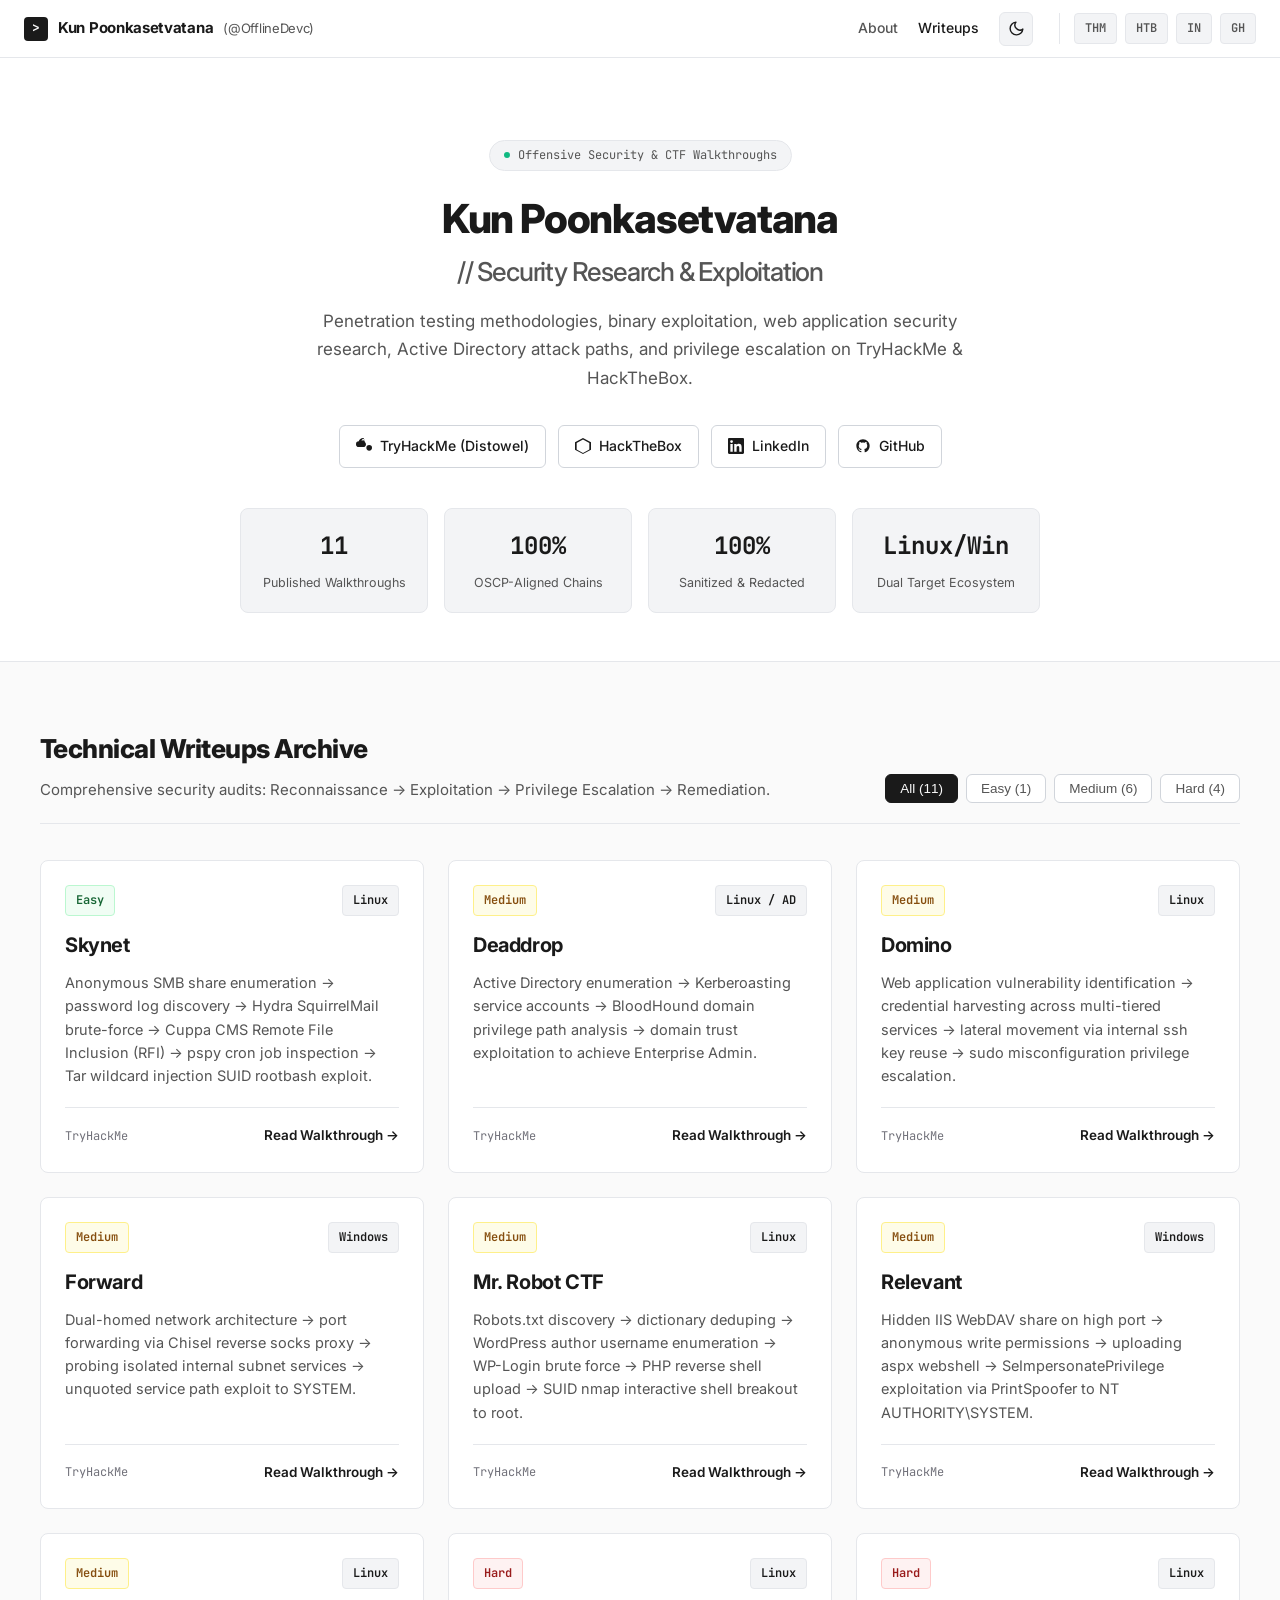
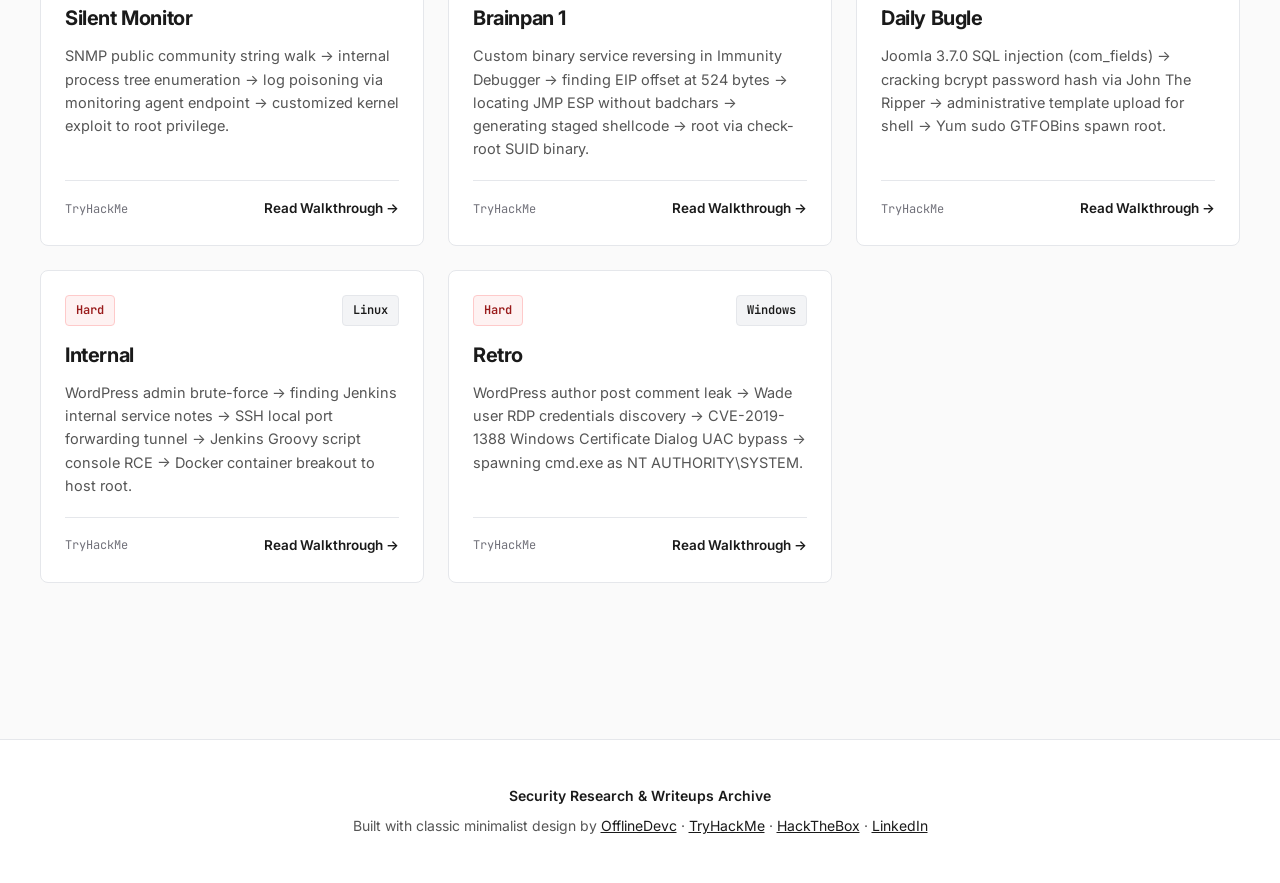
<file: index.html>
<!DOCTYPE html>
<html lang="en">
<head>
  <meta charset="UTF-8" />
  <meta name="viewport" content="width=device-width, initial-scale=1.0" />
  <title>Kun Poonkasetvatana (@OfflineDevc) — Offensive Security & Technical Writeups Archive</title>
  <!-- Immediate Theme Application (Prevents FOUT) -->
  <script>
    (function() {
      try {
        var theme = localStorage.getItem('theme');
        if (theme) {
          document.documentElement.setAttribute('data-theme', theme);
        } else if (window.matchMedia && window.matchMedia('(prefers-color-scheme: dark)').matches) {
          document.documentElement.setAttribute('data-theme', 'dark');
        }
      } catch (e) {}
    })();
  </script>
  <link rel="stylesheet" href="style.css?v=5.2" />
  <link rel="preconnect" href="https://fonts.googleapis.com" />
  <link rel="preconnect" href="https://fonts.gstatic.com" crossorigin />
  <link href="https://fonts.googleapis.com/css2?family=JetBrains+Mono:wght@400;500;600&family=Inter:wght@400;500;600;700;800&family=Sarabun:wght@300;400;500;600&display=swap" rel="stylesheet" />
</head>
<body>

  <!-- GLOBAL NAVBAR -->
  <nav class="navbar">
    <div class="nav-inner">
      <a href="index.html" class="nav-logo">
        <span class="logo-badge">&gt;</span> Kun Poonkasetvatana
        <span class="logo-handle">(@OfflineDevc)</span>
      </a>
      <div class="nav-links">
        <a href="#about" class="nav-link-item">About</a>
        <a href="#writeups" class="nav-link-item active">Writeups</a>
        
        <!-- Theme Toggle Button -->
        <button class="theme-toggle-btn" id="themeToggle" type="button" aria-label="Toggle Dark/Light Mode" title="Toggle Dark/Light Mode">
          <svg class="sun-icon" viewBox="0 0 24 24" fill="none" stroke="currentColor" stroke-width="2" stroke-linecap="round" stroke-linejoin="round">
            <circle cx="12" cy="12" r="5"></circle>
            <line x1="12" y1="1" x2="12" y2="3"></line>
            <line x1="12" y1="21" x2="12" y2="23"></line>
            <line x1="4.22" y1="4.22" x2="5.64" y2="5.64"></line>
            <line x1="18.36" y1="18.36" x2="19.78" y2="19.78"></line>
            <line x1="1" y1="12" x2="3" y2="12"></line>
            <line x1="21" y1="12" x2="23" y2="12"></line>
            <line x1="4.22" y1="19.78" x2="5.64" y2="18.36"></line>
            <line x1="18.36" y1="5.64" x2="19.78" y2="4.22"></line>
          </svg>
          <svg class="moon-icon" viewBox="0 0 24 24" fill="none" stroke="currentColor" stroke-width="2" stroke-linecap="round" stroke-linejoin="round">
            <path d="M21 12.79A9 9 0 1 1 11.21 3 7 7 0 0 0 21 12.79z"></path>
          </svg>
        </button>

        <div class="nav-social-pills">
          <a href="https://tryhackme.com/p/Distowel" target="_blank" rel="noopener" class="pill-social" title="TryHackMe Profile">THM</a>
          <a href="https://profile.hackthebox.com/profile/01a11ceb-de8c-7382-a00c-8fab28836ef1" target="_blank" rel="noopener" class="pill-social" title="HackTheBox Profile">HTB</a>
          <a href="https://www.linkedin.com/in/kun-poonkasetvatana-4b6317326/" target="_blank" rel="noopener" class="pill-social" title="LinkedIn Profile">IN</a>
          <a href="https://github.com/OfflineDevc" target="_blank" rel="noopener" class="pill-social" title="GitHub Profile">GH</a>
        </div>
      </div>
    </div>
  </nav>

  <!-- HERO SECTION -->
  <header class="hero" id="about">
    <div class="hero-inner">
      <div class="hero-status-pill">
        <span class="status-dot"></span>
        <span>Offensive Security &amp; CTF Walkthroughs</span>
      </div>
      <h1 class="hero-title">
        Kun Poonkasetvatana <br />
        <span class="title-accent">// Security Research &amp; Exploitation</span>
      </h1>
      <p class="hero-sub">
        Penetration testing methodologies, binary exploitation, web application security research, Active Directory attack paths, and privilege escalation on TryHackMe &amp; HackTheBox.
      </p>

      <div class="social-row">
        <a href="https://tryhackme.com/p/Distowel" target="_blank" rel="noopener" class="social-btn">
          <svg viewBox="0 0 24 24" fill="currentColor"><path d="M10.705 0C7.54 0 4.908 2.13 4.173 5.047A4.226 4.226 0 0 0 0 9.248a4.226 4.226 0 0 0 4.226 4.226h6.479A4.226 4.226 0 0 0 14.93 9.248a4.21 4.21 0 0 0-1.733-3.4C12.95 2.56 11.937 0 10.705 0zm0 1.588c.983 0 1.869.924 2.388 2.44a4.19 4.19 0 0 0-2.388-.744 4.19 4.19 0 0 0-2.387.744c.518-1.516 1.404-2.44 2.387-2.44zM19.774 10.526a4.226 4.226 0 0 0-4.226 4.226 4.226 4.226 0 0 0 4.226 4.226A4.226 4.226 0 0 0 24 14.752a4.226 4.226 0 0 0-4.226-4.226z"/></svg>
          TryHackMe (Distowel)
        </a>
        <a href="https://profile.hackthebox.com/profile/01a11ceb-de8c-7382-a00c-8fab28836ef1" target="_blank" rel="noopener" class="social-btn">
          <svg viewBox="0 0 24 24" fill="currentColor"><path d="M11.996 0 0 6.5v11L11.996 24 24 17.5v-11zm-.003 2.333 9.503 5.334v9.665l-9.503 5.334-9.5-5.334V7.667z"/></svg>
          HackTheBox
        </a>
        <a href="https://www.linkedin.com/in/kun-poonkasetvatana-4b6317326/" target="_blank" rel="noopener" class="social-btn">
          <svg viewBox="0 0 24 24" fill="currentColor"><path d="M20.447 20.452h-3.554v-5.569c0-1.328-.027-3.037-1.852-3.037-1.853 0-2.136 1.445-2.136 2.939v5.667H9.351V9h3.414v1.561h.046c.477-.9 1.637-1.85 3.37-1.85 3.601 0 4.267 2.37 4.267 5.455v6.286zM5.337 7.433a2.062 2.062 0 0 1-2.063-2.065 2.064 2.064 0 1 1 2.063 2.065zm1.782 13.019H3.555V9h3.564v11.452zM22.225 0H1.771C.792 0 0 .774 0 1.729v20.542C0 23.227.792 24 1.771 24h20.451C23.2 24 24 23.227 24 22.271V1.729C24 .774 23.2 0 22.222 0h.003z"/></svg>
          LinkedIn
        </a>
        <a href="https://github.com/OfflineDevc" target="_blank" rel="noopener" class="social-btn">
          <svg viewBox="0 0 24 24" fill="currentColor"><path d="M12 2C6.477 2 2 6.484 2 12.021c0 4.428 2.865 8.185 6.839 9.504.5.092.682-.217.682-.482 0-.237-.009-.868-.013-1.703-2.782.605-3.369-1.342-3.369-1.342-.454-1.154-1.11-1.462-1.11-1.462-.908-.62.069-.608.069-.608 1.003.07 1.531 1.03 1.531 1.03.892 1.529 2.341 1.087 2.91.832.092-.647.35-1.088.636-1.338-2.22-.253-4.555-1.113-4.555-4.951 0-1.093.39-1.988 1.029-2.688-.103-.253-.446-1.272.098-2.65 0 0 .84-.27 2.75 1.026A9.564 9.564 0 0 1 12 6.844a9.59 9.59 0 0 1 2.504.337c1.909-1.296 2.747-1.027 2.747-1.027.546 1.379.202 2.398.1 2.651.64.7 1.028 1.595 1.028 2.688 0 3.848-2.339 4.695-4.566 4.943.359.309.678.919.678 1.852 0 1.336-.012 2.415-.012 2.743 0 .267.18.578.688.48C19.138 20.203 22 16.447 22 12.021 22 6.484 17.523 2 12 2z"/></svg>
          GitHub
        </a>
      </div>

      <!-- Bento Stats -->
      <div class="stats-row">
        <div class="stat-box">
          <span class="stat-num">11</span>
          <span class="stat-label">Published Walkthroughs</span>
        </div>
        <div class="stat-box">
          <span class="stat-num">100%</span>
          <span class="stat-label">OSCP-Aligned Chains</span>
        </div>
        <div class="stat-box">
          <span class="stat-num">100%</span>
          <span class="stat-label">Sanitized &amp; Redacted</span>
        </div>
        <div class="stat-box">
          <span class="stat-num">Linux/Win</span>
          <span class="stat-label">Dual Target Ecosystem</span>
        </div>
      </div>
    </div>
  </header>

  <!-- WRITEUPS SECTION -->
  <section class="section" id="writeups">
    <div class="section-inner">
      <div class="section-header-row">
        <div>
          <h2 class="section-title">Technical Writeups Archive</h2>
          <p class="section-sub">Comprehensive security audits: Reconnaissance → Exploitation → Privilege Escalation → Remediation.</p>
        </div>

        <!-- Filter Buttons -->
        <div class="filter-row">
          <button class="filter-btn active" data-filter="all">All (11)</button>
          <button class="filter-btn" data-filter="easy">Easy (1)</button>
          <button class="filter-btn" data-filter="medium">Medium (6)</button>
          <button class="filter-btn" data-filter="hard">Hard (4)</button>
        </div>
      </div>

      <!-- WRITEUP GRID -->
      <div class="writeup-grid" id="writeup-grid">

        <!-- 1. Skynet (EASY) -->
        <div class="writeup-card" data-tags="easy thm linux smb rfi">
          <div class="card-top-meta">
            <span class="badge diff-easy">Easy</span>
            <span class="badge badge-os">Linux</span>
          </div>
          <h3 class="card-title">Skynet</h3>
          <p class="card-summary">Anonymous SMB share enumeration → password log discovery → Hydra SquirrelMail brute-force → Cuppa CMS Remote File Inclusion (RFI) → pspy cron job inspection → Tar wildcard injection SUID rootbash exploit.</p>
          <div class="card-footer">
            <span style="font-size: 12px; color: var(--text-muted); font-family: var(--font-mono);">TryHackMe</span>
            <a href="writeups/skynet.html" class="card-link">Read Walkthrough →</a>
          </div>
        </div>

        <!-- 2. Deaddrop (MEDIUM) -->
        <div class="writeup-card" data-tags="medium thm linux ad bloodhound kerberoast">
          <div class="card-top-meta">
            <span class="badge diff-medium">Medium</span>
            <span class="badge badge-os">Linux / AD</span>
          </div>
          <h3 class="card-title">Deaddrop</h3>
          <p class="card-summary">Active Directory enumeration → Kerberoasting service accounts → BloodHound domain privilege path analysis → domain trust exploitation to achieve Enterprise Admin.</p>
          <div class="card-footer">
            <span style="font-size: 12px; color: var(--text-muted); font-family: var(--font-mono);">TryHackMe</span>
            <a href="writeups/deaddrop.html" class="card-link">Read Walkthrough →</a>
          </div>
        </div>

        <!-- 3. Domino (MEDIUM) -->
        <div class="writeup-card" data-tags="medium thm linux web privesc">
          <div class="card-top-meta">
            <span class="badge diff-medium">Medium</span>
            <span class="badge badge-os">Linux</span>
          </div>
          <h3 class="card-title">Domino</h3>
          <p class="card-summary">Web application vulnerability identification → credential harvesting across multi-tiered services → lateral movement via internal ssh key reuse → sudo misconfiguration privilege escalation.</p>
          <div class="card-footer">
            <span style="font-size: 12px; color: var(--text-muted); font-family: var(--font-mono);">TryHackMe</span>
            <a href="writeups/domino.html" class="card-link">Read Walkthrough →</a>
          </div>
        </div>

        <!-- 4. Forward (MEDIUM) -->
        <div class="writeup-card" data-tags="medium thm windows pivot chisel tunnel">
          <div class="card-top-meta">
            <span class="badge diff-medium">Medium</span>
            <span class="badge badge-os">Windows</span>
          </div>
          <h3 class="card-title">Forward</h3>
          <p class="card-summary">Dual-homed network architecture → port forwarding via Chisel reverse socks proxy → probing isolated internal subnet services → unquoted service path exploit to SYSTEM.</p>
          <div class="card-footer">
            <span style="font-size: 12px; color: var(--text-muted); font-family: var(--font-mono);">TryHackMe</span>
            <a href="writeups/forward.html" class="card-link">Read Walkthrough →</a>
          </div>
        </div>

        <!-- 5. Mr. Robot CTF (MEDIUM) -->
        <div class="writeup-card" data-tags="medium thm linux wordpress hydra nmap">
          <div class="card-top-meta">
            <span class="badge diff-medium">Medium</span>
            <span class="badge badge-os">Linux</span>
          </div>
          <h3 class="card-title">Mr. Robot CTF</h3>
          <p class="card-summary">Robots.txt discovery → dictionary deduping → WordPress author username enumeration → WP-Login brute force → PHP reverse shell upload → SUID nmap interactive shell breakout to root.</p>
          <div class="card-footer">
            <span style="font-size: 12px; color: var(--text-muted); font-family: var(--font-mono);">TryHackMe</span>
            <a href="writeups/mrrobotctf.html" class="card-link">Read Walkthrough →</a>
          </div>
        </div>

        <!-- 6. Relevant (MEDIUM) -->
        <div class="writeup-card" data-tags="medium thm windows smb webdav printspoofer">
          <div class="card-top-meta">
            <span class="badge diff-medium">Medium</span>
            <span class="badge badge-os">Windows</span>
          </div>
          <h3 class="card-title">Relevant</h3>
          <p class="card-summary">Hidden IIS WebDAV share on high port → anonymous write permissions → uploading aspx webshell → SeImpersonatePrivilege exploitation via PrintSpoofer to NT AUTHORITY\SYSTEM.</p>
          <div class="card-footer">
            <span style="font-size: 12px; color: var(--text-muted); font-family: var(--font-mono);">TryHackMe</span>
            <a href="writeups/relevant.html" class="card-link">Read Walkthrough →</a>
          </div>
        </div>

        <!-- 7. Silent Monitor (MEDIUM) -->
        <div class="writeup-card" data-tags="medium thm linux snmp log-poisoning">
          <div class="card-top-meta">
            <span class="badge diff-medium">Medium</span>
            <span class="badge badge-os">Linux</span>
          </div>
          <h3 class="card-title">Silent Monitor</h3>
          <p class="card-summary">SNMP public community string walk → internal process tree enumeration → log poisoning via monitoring agent endpoint → customized kernel exploit to root privilege.</p>
          <div class="card-footer">
            <span style="font-size: 12px; color: var(--text-muted); font-family: var(--font-mono);">TryHackMe</span>
            <a href="writeups/silent-monitor.html" class="card-link">Read Walkthrough →</a>
          </div>
        </div>

        <!-- 8. Brainpan 1 (HARD) -->
        <div class="writeup-card" data-tags="hard thm linux bof buffer-overflow immunity-debugger">
          <div class="card-top-meta">
            <span class="badge diff-hard">Hard</span>
            <span class="badge badge-os">Linux</span>
          </div>
          <h3 class="card-title">Brainpan 1</h3>
          <p class="card-summary">Custom binary service reversing in Immunity Debugger → finding EIP offset at 524 bytes → locating JMP ESP without badchars → generating staged shellcode → root via check-root SUID binary.</p>
          <div class="card-footer">
            <span style="font-size: 12px; color: var(--text-muted); font-family: var(--font-mono);">TryHackMe</span>
            <a href="writeups/brainpan1.html" class="card-link">Read Walkthrough →</a>
          </div>
        </div>

        <!-- 9. Daily Bugle (HARD) -->
        <div class="writeup-card" data-tags="hard thm linux sqli joomla yum">
          <div class="card-top-meta">
            <span class="badge diff-hard">Hard</span>
            <span class="badge badge-os">Linux</span>
          </div>
          <h3 class="card-title">Daily Bugle</h3>
          <p class="card-summary">Joomla 3.7.0 SQL injection (com_fields) → cracking bcrypt password hash via John The Ripper → administrative template upload for shell → Yum sudo GTFOBins spawn root.</p>
          <div class="card-footer">
            <span style="font-size: 12px; color: var(--text-muted); font-family: var(--font-mono);">TryHackMe</span>
            <a href="writeups/daily-bugle.html" class="card-link">Read Walkthrough →</a>
          </div>
        </div>

        <!-- 10. Internal (HARD) -->
        <div class="writeup-card" data-tags="hard thm linux jenkins docker tunnel">
          <div class="card-top-meta">
            <span class="badge diff-hard">Hard</span>
            <span class="badge badge-os">Linux</span>
          </div>
          <h3 class="card-title">Internal</h3>
          <p class="card-summary">WordPress admin brute-force → finding Jenkins internal service notes → SSH local port forwarding tunnel → Jenkins Groovy script console RCE → Docker container breakout to host root.</p>
          <div class="card-footer">
            <span style="font-size: 12px; color: var(--text-muted); font-family: var(--font-mono);">TryHackMe</span>
            <a href="writeups/internal.html" class="card-link">Read Walkthrough →</a>
          </div>
        </div>

        <!-- 11. Retro (HARD) -->
        <div class="writeup-card" data-tags="hard thm windows wordpress cve-2019-1388 uac-bypass">
          <div class="card-top-meta">
            <span class="badge diff-hard">Hard</span>
            <span class="badge badge-os">Windows</span>
          </div>
          <h3 class="card-title">Retro</h3>
          <p class="card-summary">WordPress author post comment leak → Wade user RDP credentials discovery → CVE-2019-1388 Windows Certificate Dialog UAC bypass → spawning cmd.exe as NT AUTHORITY\SYSTEM.</p>
          <div class="card-footer">
            <span style="font-size: 12px; color: var(--text-muted); font-family: var(--font-mono);">TryHackMe</span>
            <a href="writeups/retro.html" class="card-link">Read Walkthrough →</a>
          </div>
        </div>

      </div>
    </div>
  </section>

  <!-- FOOTER -->
  <footer class="footer">
    <div class="footer-inner">
      <p style="font-weight: 600; color: var(--text-main); margin-bottom: 6px;">Security Research &amp; Writeups Archive</p>
      <p class="footer-copy">Built with classic minimalist design by <a href="https://github.com/OfflineDevc" target="_blank">OfflineDevc</a> · 
         <a href="https://tryhackme.com/p/Distowel" target="_blank">TryHackMe</a> · 
         <a href="https://profile.hackthebox.com/profile/01a11ceb-de8c-7382-a00c-8fab28836ef1" target="_blank">HackTheBox</a> · 
         <a href="https://www.linkedin.com/in/kun-poonkasetvatana-4b6317326/" target="_blank">LinkedIn</a></p>
    </div>
  </footer>

  <script src="script.js?v=5.2"></script>
</body>
</html>
</file>
<file: style.css>
/* ==========================================================================
   OFFLINEDEVC — CLASSIC MINIMALIST SECURITY PORTFOLIO & TECHNICAL WRITEUPS
   Author: Kun Poonkasetvatana (@OfflineDevc)
   Design System: Classic Clean Dual Theme (Full Light & Dark Mode)
   ========================================================================== */

/* ── Reset & CSS Custom Properties ───────────────────────────────────────── */
*, *::before, *::after {
  box-sizing: border-box;
  margin: 0;
  padding: 0;
}

/* 1. Light Theme (Default Root Variables) */
:root {
  --theme-transition: background-color 0.2s ease, border-color 0.2s ease, color 0.2s ease, box-shadow 0.2s ease;

  /* Background Colors */
  --bg-body:          #FAFAFA;   /* ขาวนวล สบายตาสำหรับการอ่านบทความยาวๆ */
  --bg-surface:       #FFFFFF;   /* ขาวบริสุทธิ์ สำหรับ Card, Header และ Paper Container */
  --bg-surface-hover: #F4F4F5;   /* พื้นหลังตอน Hover */
  --bg-subtle:        #F3F4F6;   /* เทาอ่อนมาก สำหรับ Badges, Tag, Table Header */
  --bg-code:          #1E1E1E;   /* เทาเข้มเกือบดำ สำหรับ Code/Terminal */
  --bg-code-header:   #2A2A2A;   /* แถบหัว Code block */
  --bg-callout:       #F9FAFB;   /* พื้นหลัง Callout / Note box */
  --nav-backdrop:     rgba(255, 255, 255, 0.94);

  /* Typography Colors */
  --text-main:        #1A1A1A;   /* สีดำชาร์โคล สำหรับเนื้อหาหลัก (ไม่ใช้ #000000 เพื่อลดอาการล้าของสายตา) */
  --text-secondary:   #555555;   /* สีเทาเข้ม สำหรับข้อมูลรองและ Metadata */
  --text-muted:       #71717A;   /* สีเทากลาง สำหรับ Caption, Breadcrumbs, Placeholders */
  --text-dim:         #A1A1AA;   /* สีเทาอ่อน สำหรับ Sub-labels */
  --text-code:        #E5E7EB;   /* สีขาว/เทาอ่อน ใน Code block */

  /* Accents & Borders */
  --border-light:     #E5E7EB;   /* เส้นแบ่งส่วน กรอบรูป เส้นคั่นทั่วไป */
  --border-medium:    #D1D5DB;   /* ขอบที่ต้องการความเด่นชัดขึ้น */
  --border-dark:      #1A1A1A;   /* แถบเส้นหนาสีดำด้านซ้ายสำหรับ Callout */
  --shadow-sm:        0 1px 3px rgba(0, 0, 0, 0.05);
  --shadow-md:        0 4px 16px rgba(0, 0, 0, 0.04);

  /* Clean Restrained Difficulty Colors */
  --easy-color:       #166534;
  --easy-bg:          #F0FDF4;
  --easy-border:      #BBF7D0;

  --medium-color:     #854D0E;
  --medium-bg:        #FEFCE8;
  --medium-border:    #FEF08A;

  --hard-color:       #991B1B;
  --hard-bg:          #FEF2F2;
  --hard-border:      #FECACA;

  /* Typography Scale */
  --font-sans:        'Inter', 'Sarabun', -apple-system, BlinkMacSystemFont, "Segoe UI", Roboto, sans-serif;
  --font-mono:        'JetBrains Mono', 'Fira Code', Consolas, monospace;

  /* Layout Widths */
  --content-max-width: 780px;
  --toc-width:         240px;
  --sidebar-width:     280px;
}

/* 2. System Automatic Dark Mode (Active when user OS is Dark and no manual light override) */
@media (prefers-color-scheme: dark) {
  :root:not([data-theme="light"]) {
    --bg-body:          #0D0F12;   /* ดำลึก สบายตาแบบ OLED/GitHub Dark */
    --bg-surface:       #16191E;   /* เทาเข้มพรีเมียม สำหรับ Container & Cards */
    --bg-surface-hover: #1E232B;   /* พื้นหลัง Hover ใน Dark mode */
    --bg-subtle:        #1A1E24;   /* เทาเข้มระดับกลาง สำหรับ Badges & Headers */
    --bg-code:          #0E1116;   /* ดำสนิทสำหรับ Code / Terminal */
    --bg-code-header:   #181C23;   /* แถบหัว Code block */
    --bg-callout:       #13161C;   /* พื้นหลัง Callout ใน Dark mode */
    --nav-backdrop:     rgba(22, 25, 30, 0.94);

    --text-main:        #F0F3F6;   /* ขาวนวล สบายตา อ่านง่าย ไม่แสบตา */
    --text-secondary:   #9CA3AF;   /* เทากลางสำหรับข้อมูลรอง */
    --text-muted:       #6B7280;   /* เทาอ่อนสำหรับ Caption และ Subtitle */
    --text-dim:         #4B5563;   /* เทาเข้มสำหรับตัวแบ่ง */
    --text-code:        #E2E8F0;   /* ตัวอักษร Code Block */

    --border-light:     #232833;   /* เส้นแบ่งส่วนคมชัดแต่ไม่สว่างจ้า */
    --border-medium:    #323947;   /* ขอบปุ่มและการ์ด */
    --border-dark:      #E5E7EB;   /* แถบเน้นสีขาวเทาสำหรับ Callout */
    --shadow-sm:        0 1px 3px rgba(0, 0, 0, 0.3);
    --shadow-md:        0 4px 16px rgba(0, 0, 0, 0.25);

    --easy-color:       #4ADE80;
    --easy-bg:          rgba(74, 222, 128, 0.1);
    --easy-border:      rgba(74, 222, 128, 0.25);

    --medium-color:     #FACC15;
    --medium-bg:        rgba(250, 204, 21, 0.1);
    --medium-border:    rgba(250, 204, 21, 0.25);

    --hard-color:       #F87171;
    --hard-bg:          rgba(248, 113, 113, 0.1);
    --hard-border:      rgba(248, 113, 113, 0.25);
  }
}

/* 3. Explicit Dark Theme (When user selects Dark Mode) */
:root[data-theme="dark"],
html[data-theme="dark"],
body[data-theme="dark"],
[data-theme="dark"] {
  --bg-body:          #0D0F12;
  --bg-surface:       #16191E;
  --bg-surface-hover: #1E232B;
  --bg-subtle:        #1A1E24;
  --bg-code:          #0E1116;
  --bg-code-header:   #181C23;
  --bg-callout:       #13161C;
  --nav-backdrop:     rgba(22, 25, 30, 0.94);

  --text-main:        #F0F3F6;
  --text-secondary:   #9CA3AF;
  --text-muted:       #6B7280;
  --text-dim:         #4B5563;
  --text-code:        #E2E8F0;

  --border-light:     #232833;
  --border-medium:    #323947;
  --border-dark:      #E5E7EB;
  --shadow-sm:        0 1px 3px rgba(0, 0, 0, 0.3);
  --shadow-md:        0 4px 16px rgba(0, 0, 0, 0.25);

  --easy-color:       #4ADE80;
  --easy-bg:          rgba(74, 222, 128, 0.1);
  --easy-border:      rgba(74, 222, 128, 0.25);

  --medium-color:     #FACC15;
  --medium-bg:        rgba(250, 204, 21, 0.1);
  --medium-border:    rgba(250, 204, 21, 0.25);

  --hard-color:       #F87171;
  --hard-bg:          rgba(248, 113, 113, 0.1);
  --hard-border:      rgba(248, 113, 113, 0.25);
}

/* 4. Explicit Light Theme (When user selects Light Mode) */
:root[data-theme="light"],
html[data-theme="light"],
body[data-theme="light"],
[data-theme="light"] {
  --bg-body:          #FAFAFA;
  --bg-surface:       #FFFFFF;
  --bg-surface-hover: #F4F4F5;
  --bg-subtle:        #F3F4F6;
  --bg-code:          #1E1E1E;
  --bg-code-header:   #2A2A2A;
  --bg-callout:       #F9FAFB;
  --nav-backdrop:     rgba(255, 255, 255, 0.94);

  --text-main:        #1A1A1A;
  --text-secondary:   #555555;
  --text-muted:       #71717A;
  --text-dim:         #A1A1AA;
  --text-code:        #E5E7EB;

  --border-light:     #E5E7EB;
  --border-medium:    #D1D5DB;
  --border-dark:      #1A1A1A;
  --shadow-sm:        0 1px 3px rgba(0, 0, 0, 0.05);
  --shadow-md:        0 4px 16px rgba(0, 0, 0, 0.04);

  --easy-color:       #166534;
  --easy-bg:          #F0FDF4;
  --easy-border:      #BBF7D0;

  --medium-color:     #854D0E;
  --medium-bg:        #FEFCE8;
  --medium-border:    #FEF08A;

  --hard-color:       #991B1B;
  --hard-bg:          #FEF2F2;
  --hard-border:      #FECACA;
}

html {
  scroll-behavior: smooth;
  font-size: 16px;
}

body {
  background-color: var(--bg-body);
  color: var(--text-main);
  font-family: var(--font-sans);
  font-size: 16.5px;
  line-height: 1.75;
  min-height: 100vh;
  -webkit-font-smoothing: antialiased;
  -moz-osx-font-smoothing: grayscale;
  transition: var(--theme-transition);
}

a {
  color: inherit;
  text-decoration: none;
  transition: color 0.15s ease;
}

/* ==========================================================================
   1. GLOBAL MINIMAL NAVBAR & THEME TOGGLE
   ========================================================================== */
.navbar {
  position: sticky;
  top: 0;
  z-index: 1000;
  height: 58px;
  background-color: var(--nav-backdrop);
  backdrop-filter: blur(8px);
  -webkit-backdrop-filter: blur(8px);
  border-bottom: 1px solid var(--border-light);
  transition: var(--theme-transition);
}

.nav-inner {
  max-width: 1320px;
  margin: 0 auto;
  padding: 0 24px;
  height: 100%;
  display: flex;
  align-items: center;
  justify-content: space-between;
}

.nav-logo {
  display: inline-flex;
  align-items: center;
  gap: 10px;
  font-family: var(--font-sans);
  font-size: 15px;
  font-weight: 700;
  color: var(--text-main);
  letter-spacing: -0.02em;
}

.logo-badge {
  display: inline-flex;
  align-items: center;
  justify-content: center;
  width: 24px;
  height: 24px;
  background-color: var(--text-main);
  color: var(--bg-body);
  border-radius: 4px;
  font-family: var(--font-mono);
  font-size: 13px;
  font-weight: 700;
  transition: var(--theme-transition);
}

.logo-handle {
  font-size: 13px;
  font-weight: 400;
  color: var(--text-secondary);
}

.nav-links {
  display: flex;
  align-items: center;
  gap: 20px;
}

.nav-link-item {
  font-size: 14px;
  font-weight: 500;
  color: var(--text-secondary);
  transition: color 0.15s ease;
}

.nav-link-item:hover,
.nav-link-item.active {
  color: var(--text-main);
}

/* Theme Switcher Button */
.theme-toggle-btn {
  display: inline-flex;
  align-items: center;
  justify-content: center;
  width: 34px;
  height: 34px;
  border-radius: 6px;
  background-color: var(--bg-subtle);
  border: 1px solid var(--border-light);
  color: var(--text-main);
  cursor: pointer;
  transition: var(--theme-transition);
  padding: 0;
}

.theme-toggle-btn:hover {
  background-color: var(--bg-surface-hover);
  border-color: var(--border-medium);
}

.theme-toggle-btn svg {
  width: 17px;
  height: 17px;
}

/* Icon visibility rules for light & dark modes */
.sun-icon { display: none; }
.moon-icon { display: block; }

@media (prefers-color-scheme: dark) {
  :root:not([data-theme="light"]) .sun-icon { display: block; }
  :root:not([data-theme="light"]) .moon-icon { display: none; }
}

[data-theme="dark"] .sun-icon { display: block !important; }
[data-theme="dark"] .moon-icon { display: none !important; }

[data-theme="light"] .sun-icon { display: none !important; }
[data-theme="light"] .moon-icon { display: block !important; }

.nav-social-pills {
  display: flex;
  align-items: center;
  gap: 8px;
  margin-left: 6px;
  padding-left: 14px;
  border-left: 1px solid var(--border-light);
}

.pill-social {
  display: inline-flex;
  align-items: center;
  justify-content: center;
  padding: 4px 10px;
  border-radius: 4px;
  font-family: var(--font-mono);
  font-size: 12px;
  font-weight: 600;
  background-color: var(--bg-subtle);
  border: 1px solid var(--border-light);
  color: var(--text-secondary);
  transition: all 0.15s ease;
}

.pill-social:hover {
  background-color: var(--text-main);
  color: var(--bg-body);
  border-color: var(--text-main);
}

/* ==========================================================================
   2. HOMEPAGE STYLING (BENTO GRID)
   ========================================================================== */
.hero {
  padding: 80px 24px 48px;
  background-color: var(--bg-surface);
  border-bottom: 1px solid var(--border-light);
  text-align: center;
  transition: var(--theme-transition);
}

.hero-inner {
  max-width: 860px;
  margin: 0 auto;
}

.hero-status-pill {
  display: inline-flex;
  align-items: center;
  gap: 8px;
  background-color: var(--bg-subtle);
  border: 1px solid var(--border-light);
  padding: 4px 14px;
  border-radius: 20px;
  font-family: var(--font-mono);
  font-size: 12px;
  color: var(--text-secondary);
  margin-bottom: 24px;
  transition: var(--theme-transition);
}

.status-dot {
  width: 6px;
  height: 6px;
  background-color: #10B981;
  border-radius: 50%;
}

.hero-title {
  font-size: 40px;
  font-weight: 800;
  letter-spacing: -0.03em;
  line-height: 1.2;
  color: var(--text-main);
  margin-bottom: 16px;
}

.title-accent {
  color: var(--text-secondary);
  font-weight: 500;
  font-size: 26px;
}

.hero-sub {
  font-size: 17px;
  color: var(--text-secondary);
  line-height: 1.7;
  max-width: 680px;
  margin: 0 auto 32px;
}

.social-row {
  display: flex;
  flex-wrap: wrap;
  justify-content: center;
  gap: 12px;
  margin-bottom: 40px;
}

.social-btn {
  display: inline-flex;
  align-items: center;
  gap: 8px;
  padding: 8px 16px;
  background-color: var(--bg-surface);
  border: 1px solid var(--border-medium);
  border-radius: 6px;
  font-size: 14px;
  font-weight: 500;
  color: var(--text-main);
  transition: all 0.15s ease;
}

.social-btn svg {
  width: 16px;
  height: 16px;
}

.social-btn:hover {
  border-color: var(--text-main);
  background-color: var(--bg-subtle);
}

.stats-row {
  display: grid;
  grid-template-columns: repeat(auto-fit, minmax(160px, 1fr));
  gap: 16px;
  max-width: 800px;
  margin: 0 auto;
}

.stat-box {
  background-color: var(--bg-subtle);
  border: 1px solid var(--border-light);
  border-radius: 8px;
  padding: 16px;
  text-align: center;
  transition: var(--theme-transition);
}

.stat-num {
  display: block;
  font-size: 24px;
  font-weight: 700;
  font-family: var(--font-mono);
  color: var(--text-main);
}

.stat-label {
  font-size: 12.5px;
  color: var(--text-secondary);
}

/* Section Container */
.section {
  padding: 64px 24px 96px;
}

.section-inner {
  max-width: 1200px;
  margin: 0 auto;
}

.section-header-row {
  display: flex;
  flex-wrap: wrap;
  align-items: flex-end;
  justify-content: space-between;
  gap: 20px;
  margin-bottom: 36px;
  padding-bottom: 20px;
  border-bottom: 1px solid var(--border-light);
}

.section-title {
  font-size: 26px;
  font-weight: 800;
  letter-spacing: -0.02em;
  color: var(--text-main);
  margin-bottom: 6px;
}

.section-sub {
  font-size: 15px;
  color: var(--text-secondary);
}

.filter-row {
  display: flex;
  flex-wrap: wrap;
  gap: 8px;
}

.filter-btn {
  background-color: var(--bg-surface);
  border: 1px solid var(--border-medium);
  border-radius: 6px;
  padding: 6px 14px;
  font-size: 13.5px;
  font-weight: 500;
  color: var(--text-secondary);
  cursor: pointer;
  transition: all 0.15s ease;
}

.filter-btn:hover {
  color: var(--text-main);
  border-color: var(--text-main);
}

.filter-btn.active {
  background-color: var(--text-main);
  color: var(--bg-body);
  border-color: var(--text-main);
}

/* Bento Grid */
.writeup-grid {
  display: grid;
  grid-template-columns: repeat(auto-fill, minmax(340px, 1fr));
  gap: 24px;
}

.writeup-card {
  background-color: var(--bg-surface);
  border: 1px solid var(--border-light);
  border-radius: 8px;
  padding: 24px;
  display: flex;
  flex-direction: column;
  transition: all 0.2s ease;
}

.writeup-card:hover {
  border-color: var(--border-medium);
  box-shadow: var(--shadow-md);
  transform: translateY(-2px);
}

.card-top-meta {
  display: flex;
  align-items: center;
  justify-content: space-between;
  margin-bottom: 12px;
}

.card-title {
  font-size: 20px;
  font-weight: 700;
  letter-spacing: -0.02em;
  color: var(--text-main);
  margin-bottom: 8px;
}

.card-summary {
  font-size: 14.5px;
  color: var(--text-secondary);
  line-height: 1.6;
  margin-bottom: 20px;
  flex-grow: 1;
}

.card-footer {
  display: flex;
  align-items: center;
  justify-content: space-between;
  padding-top: 16px;
  border-top: 1px solid var(--border-light);
}

.card-link {
  font-size: 13.5px;
  font-weight: 600;
  color: var(--text-main);
  display: inline-flex;
  align-items: center;
  gap: 4px;
}

.card-link:hover {
  text-decoration: underline;
}

/* ==========================================================================
   3. WRITEUP PAGE — HERO & ARTICLE HEADER
   ========================================================================== */
.writeup-hero {
  background-color: var(--bg-surface);
  border-bottom: 1px solid var(--border-light);
  padding: 40px 24px 32px;
  transition: var(--theme-transition);
}

.writeup-hero-inner {
  max-width: 1260px;
  margin: 0 auto;
}

.hero-top-meta {
  display: flex;
  flex-wrap: wrap;
  align-items: center;
  justify-content: space-between;
  gap: 12px;
  margin-bottom: 16px;
}

.back-link {
  display: inline-flex;
  align-items: center;
  gap: 6px;
  font-size: 13.5px;
  font-weight: 500;
  color: var(--text-secondary);
}

.back-link:hover {
  color: var(--text-main);
}

.author-hero-pill {
  display: inline-flex;
  align-items: center;
  gap: 8px;
  font-size: 13px;
  color: var(--text-muted);
}

.author-live-dot {
  width: 6px;
  height: 6px;
  border-radius: 50%;
  background-color: #10B981;
  display: inline-block;
}

.hero-main-row {
  display: flex;
  align-items: flex-start;
  justify-content: space-between;
  gap: 32px;
}

.hero-title-group {
  flex: 1;
  min-width: 0;
}

.room-platform-badge {
  display: inline-block;
  font-family: var(--font-mono);
  font-size: 11.5px;
  font-weight: 700;
  text-transform: uppercase;
  letter-spacing: 0.08em;
  color: var(--text-muted);
  margin-bottom: 8px;
}

.writeup-title {
  font-size: 42px;
  font-weight: 800;
  letter-spacing: -0.035em;
  line-height: 1.15;
  color: var(--text-main);
  margin-bottom: 10px;
}

.writeup-room-desc {
  font-size: 16px;
  color: var(--text-secondary);
  line-height: 1.65;
  max-width: 860px;
}

.writeup-badges {
  display: flex;
  flex-wrap: wrap;
  align-items: center;
  gap: 8px;
  flex-shrink: 0;
  padding-top: 14px;
}

.badge {
  display: inline-flex;
  align-items: center;
  padding: 4px 10px;
  border-radius: 4px;
  font-family: var(--font-mono);
  font-size: 12px;
  font-weight: 600;
  background-color: var(--bg-subtle);
  border: 1px solid var(--border-light);
  color: var(--text-secondary);
  transition: var(--theme-transition);
}

.badge.diff-easy {
  color: var(--easy-color);
  background-color: var(--easy-bg);
  border-color: var(--easy-border);
}

.badge.diff-medium {
  color: var(--medium-color);
  background-color: var(--medium-bg);
  border-color: var(--medium-border);
}

.badge.diff-hard {
  color: var(--hard-color);
  background-color: var(--hard-bg);
  border-color: var(--hard-border);
}

.badge-os {
  background-color: var(--bg-subtle);
  color: var(--text-main);
}

.badge-platform {
  background-color: var(--bg-subtle);
  color: var(--text-secondary);
}

/* ==========================================================================
   4. WRITEUP PAGE — THREE-COLUMN LAYOUT
   ========================================================================== */
.writeup-layout {
  max-width: 1340px;
  margin: 0 auto;
  padding: 40px 24px 80px;
  display: flex;
  gap: 36px;
  align-items: flex-start;
}

/* Left Sidebar: Writeups Archive */
.writeup-sidebar {
  width: var(--sidebar-width);
  flex-shrink: 0;
  position: sticky;
  top: 80px;
  max-height: calc(100vh - 100px);
  overflow-y: auto;
  background-color: var(--bg-surface);
  border: 1px solid var(--border-light);
  border-radius: 8px;
  padding: 16px;
  transition: var(--theme-transition);
}

/* Sidebar Author Box */
.sidebar-author-box {
  background: var(--bg-subtle);
  border: 1px solid var(--border-light);
  border-radius: 6px;
  padding: 10px 12px;
  margin-bottom: 14px;
  transition: var(--theme-transition);
}

.sidebar-author-name {
  font-size: 13px;
  font-weight: 600;
  color: var(--text-main);
}

.sidebar-author-meta {
  display: flex;
  gap: 8px;
  margin-top: 4px;
}

.author-badge-tag {
  font-family: var(--font-mono);
  font-size: 11px;
  color: var(--text-secondary);
}

.author-badge-thm {
  font-family: var(--font-mono);
  font-size: 11px;
  color: var(--text-muted);
}

.sidebar-header {
  display: flex;
  align-items: center;
  justify-content: space-between;
  padding-bottom: 10px;
  margin-bottom: 12px;
  border-bottom: 1px solid var(--border-light);
  font-family: var(--font-mono);
  font-size: 11px;
  font-weight: 700;
  color: var(--text-muted);
}

.sidebar-group {
  margin-bottom: 16px;
}

.sidebar-group-header {
  font-size: 11.5px;
  font-weight: 700;
  font-family: var(--font-mono);
  color: var(--text-secondary);
  margin-bottom: 6px;
  display: flex;
  align-items: center;
  justify-content: space-between;
}

.group-left {
  display: flex;
  align-items: center;
  gap: 6px;
}

.diff-indicator {
  width: 6px;
  height: 6px;
  border-radius: 50%;
  display: inline-block;
}

.dot-easy { background-color: var(--easy-color); }
.dot-medium { background-color: var(--medium-color); }
.dot-hard { background-color: var(--hard-color); }

.sidebar-list {
  list-style: none;
  display: flex;
  flex-direction: column;
  gap: 2px;
}

.sidebar-link {
  display: flex;
  align-items: center;
  gap: 8px;
  padding: 6px 10px;
  border-radius: 4px;
  font-size: 13.5px;
  color: var(--text-secondary);
  transition: all 0.15s ease;
}

.sidebar-link:hover {
  background-color: var(--bg-subtle);
  color: var(--text-main);
}

.sidebar-item.active .sidebar-link {
  background-color: var(--bg-subtle);
  color: var(--text-main);
  font-weight: 600;
  border-left: 3px solid var(--border-dark);
}

.sidebar-item-bullet {
  width: 4px;
  height: 4px;
  border-radius: 50%;
  background-color: var(--border-medium);
  flex-shrink: 0;
}

.sidebar-item.active .sidebar-item-bullet {
  background-color: var(--text-main);
}

.sidebar-item-title {
  flex-grow: 1;
  overflow: hidden;
  text-overflow: ellipsis;
  white-space: nowrap;
}

.sidebar-os-badge {
  font-family: var(--font-mono);
  font-size: 10.5px;
  color: var(--text-muted);
}

/* Center Article Area (Max-width 780px Centered) */
.writeup-main {
  flex: 1;
  min-width: 0;
  display: flex;
  flex-direction: column;
  align-items: center;
}

.writeup-content {
  width: 100%;
  max-width: var(--content-max-width);
  background-color: var(--bg-surface);
  border: 1px solid var(--border-light);
  border-radius: 8px;
  padding: 48px 44px;
  color: var(--text-main);
  font-size: 16.5px;
  line-height: 1.78;
  transition: var(--theme-transition);
}

/* Right Sticky Table of Contents (TOC) */
.toc-sidebar {
  width: var(--toc-width);
  flex-shrink: 0;
  position: sticky;
  top: 80px;
  max-height: calc(100vh - 100px);
  overflow-y: auto;
  padding-left: 18px;
  border-left: 1px solid var(--border-light);
  transition: var(--theme-transition);
}

.toc-title {
  font-size: 12px;
  font-weight: 700;
  font-family: var(--font-mono);
  text-transform: uppercase;
  letter-spacing: 0.08em;
  color: var(--text-muted);
  margin-bottom: 12px;
}

.toc-menu {
  list-style: none;
  display: flex;
  flex-direction: column;
  gap: 4px;
}

.toc-menu a {
  display: block;
  font-size: 13.5px;
  color: var(--text-secondary);
  padding: 3px 0;
  line-height: 1.4;
  transition: all 0.15s ease;
}

.toc-menu a:hover {
  color: var(--text-main);
  transform: translateX(2px);
}

.toc-menu a.active {
  color: var(--text-main);
  font-weight: 600;
  position: relative;
}

.toc-menu a.active::before {
  content: "";
  position: absolute;
  left: -19px;
  top: 5px;
  bottom: 5px;
  width: 2px;
  background-color: var(--border-dark);
}

/* ==========================================================================
   5. CONTENT STYLING ELEMENTS
   ========================================================================== */
.writeup-content p {
  margin-bottom: 22px;
  color: var(--text-main);
}

/* Headings H1, H2, H3 */
.writeup-content h1,
.writeup-content h2,
.writeup-content h3,
.writeup-content h4 {
  color: var(--text-main);
  font-weight: 700;
  letter-spacing: -0.02em;
  scroll-margin-top: 80px;
}

.writeup-content h1 {
  font-size: 26px;
  margin: 40px 0 16px;
}

/* H2: เส้นคั่นบางๆ ใต้ H2 เพื่อแบ่งเฟสของการเจาะระบบ */
.writeup-content h2 {
  font-size: 22px;
  margin: 46px 0 20px;
  padding-bottom: 10px;
  border-bottom: 1px solid var(--border-light);
  display: flex;
  align-items: center;
  gap: 8px;
}

.writeup-content h3 {
  font-size: 18px;
  margin: 32px 0 14px;
}

.writeup-content h4 {
  font-size: 16px;
  margin: 24px 0 10px;
}

/* Inline Code */
.writeup-content code {
  font-family: var(--font-mono);
  font-size: 0.88em;
  background-color: var(--bg-subtle);
  color: var(--text-main);
  padding: 2px 6px;
  border-radius: 4px;
  border: 1px solid var(--border-light);
  transition: var(--theme-transition);
}

/* Code Blocks / Terminal Output */
.writeup-content pre {
  margin: 26px 0;
  border-radius: 6px;
  overflow: hidden;
  border: 1px solid var(--border-medium);
  background-color: var(--bg-code);
  position: relative;
  transition: var(--theme-transition);
}

.writeup-content pre code {
  display: block;
  padding: 18px 20px;
  overflow-x: auto;
  font-family: var(--font-mono);
  font-size: 13.5px;
  line-height: 1.6;
  background: transparent;
  color: var(--text-code);
  border: none;
  border-radius: 0;
}

/* Copy button for code blocks */
.copy-btn {
  position: absolute;
  top: 10px;
  right: 12px;
  background-color: rgba(255, 255, 255, 0.08);
  border: 1px solid rgba(255, 255, 255, 0.2);
  border-radius: 4px;
  color: #D1D5DB;
  font-family: var(--font-mono);
  font-size: 11.5px;
  padding: 3px 8px;
  cursor: pointer;
  transition: all 0.15s ease;
  z-index: 10;
}

.copy-btn:hover {
  background-color: rgba(255, 255, 255, 0.18);
  color: #FFFFFF;
  border-color: #9CA3AF;
}

/* Callout / Note Boxes */
.callout-box,
blockquote {
  margin: 26px 0;
  padding: 16px 20px;
  background-color: var(--bg-callout);
  border: 1px solid var(--border-light);
  border-left: 4px solid var(--border-dark);
  border-radius: 0 6px 6px 0;
  transition: var(--theme-transition);
}

.callout-title {
  font-size: 13px;
  font-weight: 700;
  text-transform: uppercase;
  letter-spacing: 0.05em;
  color: var(--text-main);
  margin-bottom: 6px;
  display: flex;
  align-items: center;
  gap: 6px;
}

.callout-box p:last-child,
blockquote p:last-child {
  margin-bottom: 0;
  color: var(--text-secondary);
}

/* Image Container */
.image-container,
.writeup-content p:has(> img) {
  margin: 28px 0;
  text-align: center;
}

.writeup-content img {
  max-width: 100%;
  height: auto;
  border: 1px solid var(--border-light);
  border-radius: 6px;
  background-color: var(--bg-surface);
  padding: 4px;
  box-shadow: var(--shadow-sm);
  transition: var(--theme-transition);
}

.image-caption {
  display: block;
  margin-top: 8px;
  font-size: 13.5px;
  color: var(--text-muted);
  font-style: italic;
  text-align: center;
}

/* Tables */
.writeup-content table {
  width: 100%;
  margin: 26px 0;
  border-collapse: collapse;
  font-size: 14.5px;
  border: 1px solid var(--border-light);
  border-radius: 6px;
  overflow: hidden;
  background-color: var(--bg-surface);
  transition: var(--theme-transition);
}

.writeup-content th {
  background-color: var(--bg-subtle);
  color: var(--text-main);
  font-weight: 600;
  padding: 10px 14px;
  border-bottom: 1px solid var(--border-light);
  text-align: left;
}

.writeup-content td {
  padding: 10px 14px;
  border-bottom: 1px solid var(--border-light);
  color: var(--text-secondary);
}

.writeup-content tr:last-child td {
  border-bottom: none;
}

/* Lists */
.writeup-content ul,
.writeup-content ol {
  margin: 0 0 22px 24px;
  color: var(--text-main);
}

.writeup-content li {
  margin-bottom: 6px;
}

/* Divider HR */
.writeup-content hr {
  border: none;
  border-top: 1px solid var(--border-light);
  margin: 36px 0;
}

/* ==========================================================================
   6. PAGINATION & FOOTER
   ========================================================================== */
.writeup-pagination {
  width: 100%;
  max-width: var(--content-max-width);
  display: grid;
  grid-template-columns: 1fr 1fr;
  gap: 16px;
  margin-top: 32px;
}

.pagination-card {
  background-color: var(--bg-surface);
  border: 1px solid var(--border-light);
  border-radius: 8px;
  padding: 18px 20px;
  transition: all 0.15s ease;
  display: flex;
  flex-direction: column;
  gap: 4px;
}

.pagination-card:hover {
  border-color: var(--border-dark);
  box-shadow: var(--shadow-md);
}

.pagination-sub {
  font-size: 11.5px;
  font-family: var(--font-mono);
  font-weight: 600;
  color: var(--text-muted);
}

.pagination-title {
  font-size: 15.5px;
  font-weight: 700;
  color: var(--text-main);
}

.pagination-badges-row {
  display: flex;
  gap: 6px;
  margin-top: 4px;
}

.pagination-badge {
  font-family: var(--font-mono);
  font-size: 11px;
  padding: 2px 6px;
  border-radius: 3px;
  background-color: var(--bg-subtle);
  color: var(--text-secondary);
}

/* Footer */
.footer {
  border-top: 1px solid var(--border-light);
  background-color: var(--bg-surface);
  padding: 44px 24px;
  text-align: center;
  font-size: 14px;
  color: var(--text-secondary);
  margin-top: 60px;
  transition: var(--theme-transition);
}

.footer-inner {
  max-width: 800px;
  margin: 0 auto;
}

.footer-copy a {
  color: var(--text-main);
  text-decoration: underline;
}

/* Mobile Sidebar Bar */
.mobile-sidebar-bar {
  display: none;
  background-color: var(--bg-surface);
  border-bottom: 1px solid var(--border-light);
  padding: 10px 16px;
  align-items: center;
  justify-content: space-between;
  transition: var(--theme-transition);
}

.mobile-sidebar-toggle {
  background: transparent;
  border: 1px solid var(--border-medium);
  border-radius: 4px;
  padding: 6px 12px;
  display: inline-flex;
  align-items: center;
  gap: 6px;
  font-size: 13px;
  font-weight: 500;
  cursor: pointer;
  color: var(--text-main);
}

.sidebar-overlay {
  display: none;
  position: fixed;
  inset: 0;
  background: rgba(0, 0, 0, 0.6);
  z-index: 1050;
  backdrop-filter: blur(2px);
}

.sidebar-overlay.open {
  display: block;
}

/* ==========================================================================
   7. RESPONSIVE DESIGN (MOBILE & TABLET ADAPTATION)
   ========================================================================== */
@media (max-width: 1180px) {
  .toc-sidebar {
    display: none;
  }
}

@media (max-width: 860px) {
  .writeup-layout {
    flex-direction: column;
    padding: 20px 16px 60px;
  }

  .writeup-sidebar {
    position: fixed;
    top: 0;
    left: -320px;
    width: 300px;
    height: 100vh;
    max-height: 100vh;
    z-index: 1100;
    transition: left 0.25s cubic-bezier(0.4, 0, 0.2, 1);
    border-radius: 0;
  }

  .writeup-sidebar.open {
    left: 0;
    box-shadow: 4px 0 24px rgba(0, 0, 0, 0.4);
  }

  .mobile-sidebar-bar {
    display: flex;
  }

  .writeup-content {
    padding: 28px 20px;
  }

  .hero-title {
    font-size: 28px;
  }

  .title-accent {
    font-size: 20px;
  }

  .hero-main-row {
    flex-direction: column;
    align-items: flex-start;
    gap: 16px;
  }

  .writeup-title {
    font-size: 32px;
  }

  .writeup-room-desc {
    font-size: 15px;
  }

  .writeup-badges {
    padding-top: 0;
  }

  .writeup-pagination {
    grid-template-columns: 1fr;
  }
}
</file>
